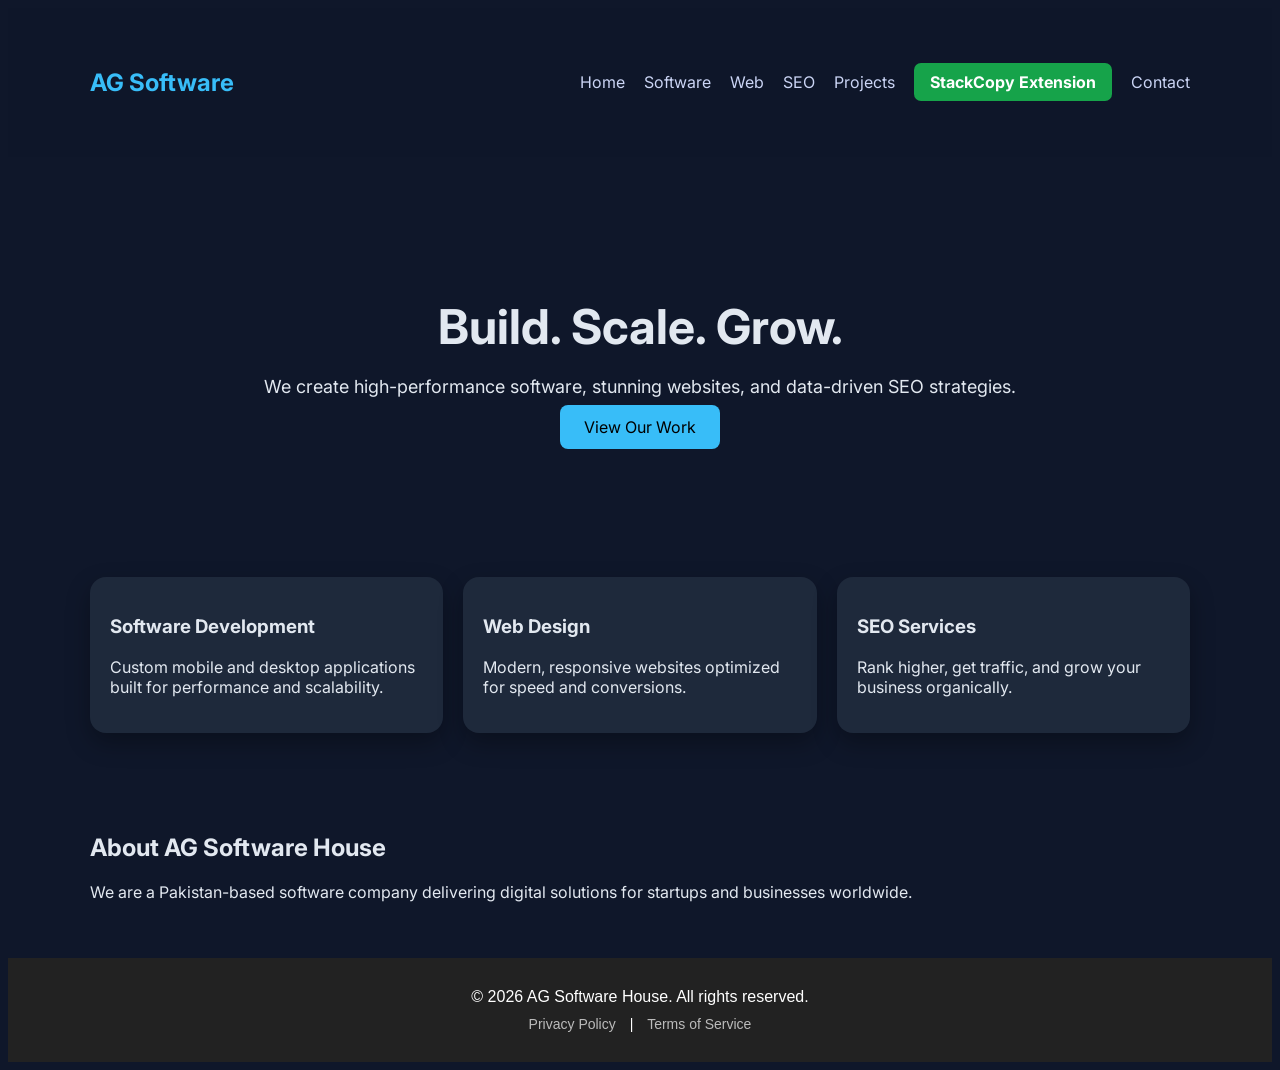
<file: index.html>
<!DOCTYPE html>

<html lang="en">
<head>
  <meta charset="UTF-8" />
  <meta name="viewport" content="width=device-width, initial-scale=1.0" />

  <title>AG Software House</title>

  <link rel="stylesheet" href="style.css" />

  <link
    href="https://fonts.googleapis.com/css2?family=Inter:wght@300;400;600;700&display=swap"
    rel="stylesheet"
  />

  <style>
    .stackcopy-nav-btn {
      background: #16a34a;
      color: #ffffff !important;
      padding: 9px 16px;
      border-radius: 7px;
      font-weight: 700;
      text-decoration: none;
      transition: all 0.2s ease;
      display: inline-block;
    }

    .stackcopy-nav-btn:hover {
      background: #15803d;
      transform: translateY(-1px);
    }
  </style>

</head>

<body>

<header class="navbar">
  <div class="container nav-flex">

<h2 class="logo">AG Software</h2>

<nav>
  <a href="index.html">Home</a>
  <a href="software.html">Software</a>
  <a href="web.html">Web</a>
  <a href="seo.html">SEO</a>
  <a href="project.html">Projects</a>

  <!-- StackCopy Product Button -->
  <a href="stackcopy.html" class="stackcopy-nav-btn">
    StackCopy Extension
  </a>

  <a href="contact.html">Contact</a>
</nav>

  </div>
</header>

<section class="hero container">
  <div>
    <h1>Build. Scale. Grow.</h1>

<p>
  We create high-performance software, stunning websites,
  and data-driven SEO strategies.
</p>

<a class="btn" href="project.html">
  View Our Work
</a>

  </div>
</section>

<section class="container grid-3">

  <div class="card">
    <h3>Software Development</h3>
    <p>
      Custom mobile and desktop applications built for
      performance and scalability.
    </p>
  </div>

  <div class="card">
    <h3>Web Design</h3>
    <p>
      Modern, responsive websites optimized for speed
      and conversions.
    </p>
  </div>

  <div class="card">
    <h3>SEO Services</h3>
    <p>
      Rank higher, get traffic, and grow your business organically.
    </p>
  </div>

</section>

<section class="container">

  <h2>About AG Software House</h2>

  <p>
    We are a Pakistan-based software company delivering
    digital solutions for startups and businesses worldwide.
  </p>

</section>

<footer
  style="
    padding: 30px 20px;
    text-align: center;
    background: #222;
    color: #fff;
    font-family: sans-serif;
  "
>

  <p style="margin: 0 0 10px 0;">
    &copy; 2026 AG Software House. All rights reserved.
  </p>

  <div style="font-size: 14px;">

<a
  href="https://sites.google.com/view/agsoftwarehouse-privacy-policy/home"
  target="_blank"
  style="color: #bbb; text-decoration: none; margin: 0 10px;"
>
  Privacy Policy
</a>

|
<a
  href="terms.html"
  style="color: #bbb; text-decoration: none; margin: 0 10px;"
>
  Terms of Service
</a>

  </div>

</footer>

</body>
</html>
</file>
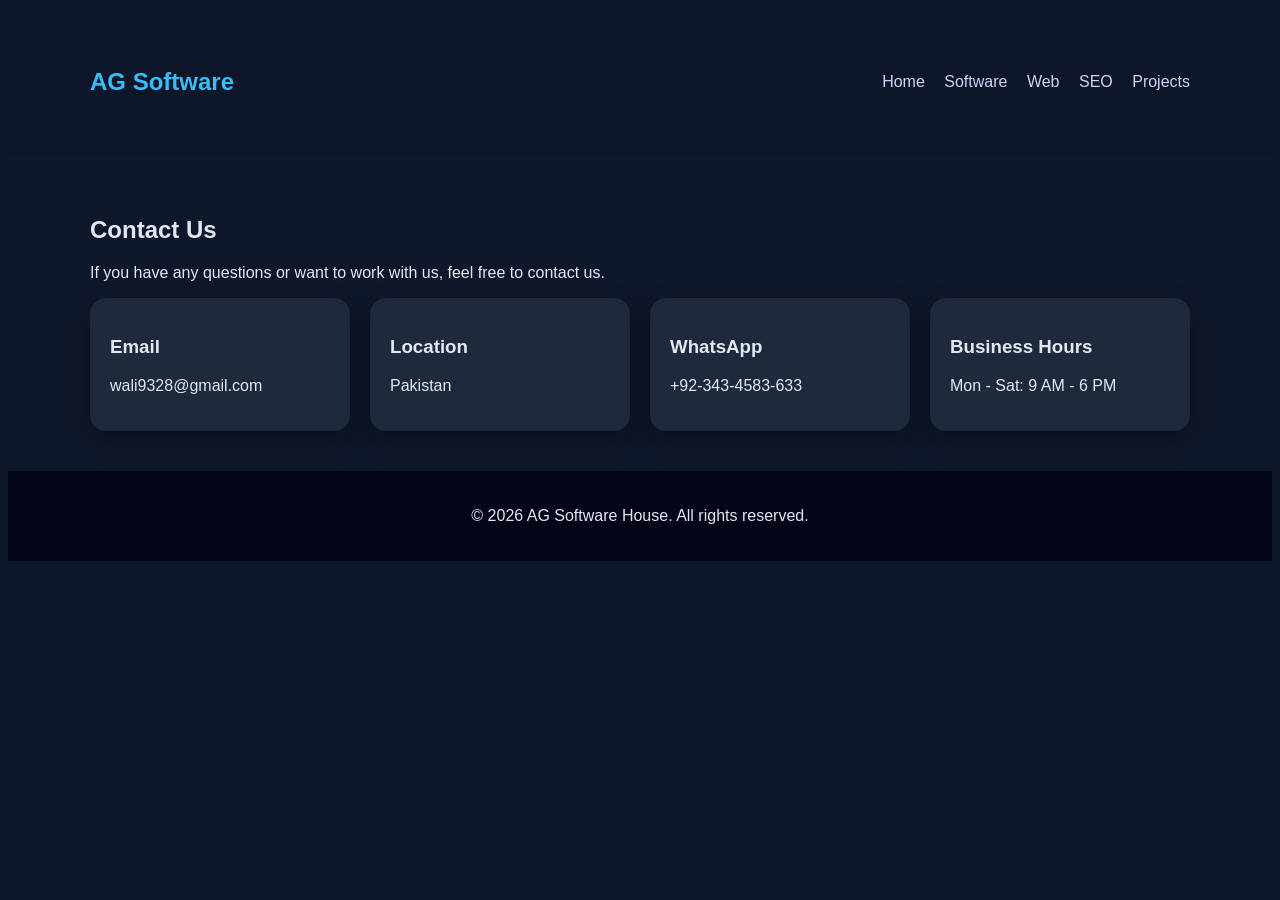
<file: contact.html>
<!DOCTYPE html>
<html lang="en">
<head>
  <meta charset="UTF-8" />
  <meta name="viewport" content="width=device-width, initial-scale=1.0"/>
  <title>Contact Us - AG Software House</title>
  <link rel="stylesheet" href="style.css"/>
</head>
<body>

<header class="navbar">
  <div class="container nav-flex">
    <h2 class="logo">AG Software</h2>
    <nav>
      <a href="index.html">Home</a>
      <a href="software.html">Software</a>
      <a href="web.html">Web</a>
      <a href="seo.html">SEO</a>
      <a href="project.html">Projects</a>
    </nav>
  </div>
</header>

<section class="container">
  <h1>Contact Us</h1>
  <p>If you have any questions or want to work with us, feel free to contact us.</p>

  <div class="grid-2">
    
    <div class="card">
      <h3>Email</h3>
      <p>wali9328@gmail.com</p>
    </div>

    <div class="card">
      <h3>Location</h3>
      <p>Pakistan</p>
    </div>

    <div class="card">
      <h3>WhatsApp</h3>
      <p>+92-343-4583-633</p>
    </div>

    <div class="card">
      <h3>Business Hours</h3>
      <p>Mon - Sat: 9 AM - 6 PM</p>
    </div>

  </div>
</section>

<footer>
  <p>© 2026 AG Software House. All rights reserved.</p>
</footer>

</body>
</html>
</file>
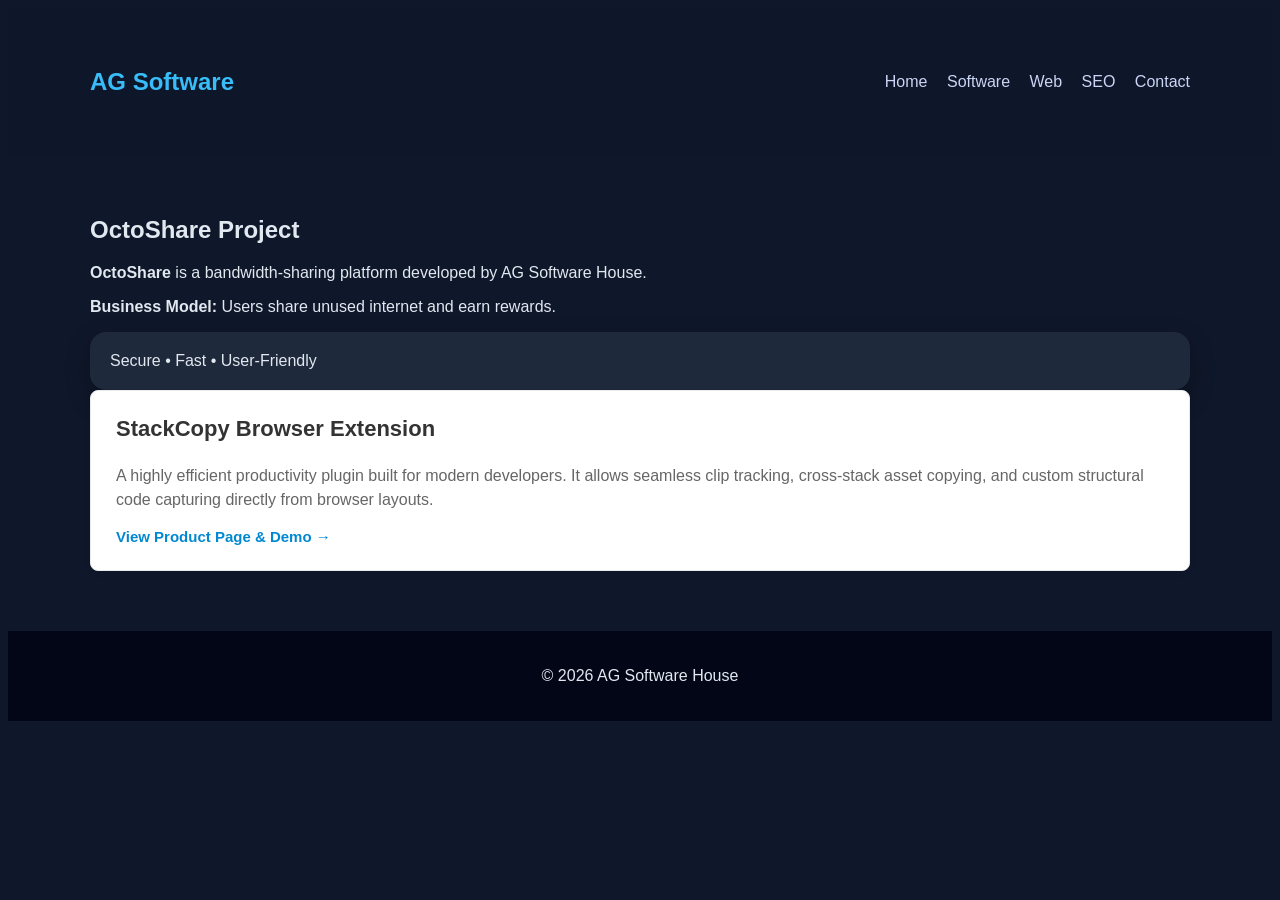
<file: project.html>
</html><!-- ===================== project.html ===================== -->
<!DOCTYPE html><html lang="en">
<head>
  <meta charset="UTF-8" />
  <meta name="viewport" content="width=device-width, initial-scale=1.0" />
  <title>Projects</title>
  <link rel="stylesheet" href="style.css" />
</head>
<body>
<header class="navbar">
  <div class="container nav-flex">
    <h2 class="logo">AG Software</h2>
    <nav>
      <a href="index.html">Home</a>
      <a href="software.html">Software</a>
      <a href="web.html">Web</a>
      <a href="seo.html">SEO</a>
      <a href="contact.html">Contact</a>
    </nav>
  </div>
</header>
<section class="container">
  <h1>OctoShare Project</h1>
  <p><strong>OctoShare</strong> is a bandwidth-sharing platform developed by AG Software House.</p>
  <p><strong>Business Model:</strong> Users share unused internet and earn rewards.</p>
  <div class="card">
    Secure • Fast • User-Friendly
  </div>
  <!-- Project Card for StackCopy -->
<div style="background: #fff; border: 1px solid #eaeaea; padding: 25px; border-radius: 8px; box-shadow: 0 2px 8px rgba(0,0,0,0.04); margin-bottom: 20px;">
    <h3 style="font-size: 22px; margin-top: 0; color: #333;">StackCopy Browser Extension</h3>
    <p style="color: #666; line-height: 1.5;">
        A highly efficient productivity plugin built for modern developers. It allows seamless clip tracking, cross-stack asset copying, and custom structural code capturing directly from browser layouts.
    </p>
    <a href="stackcopy.html" style="color: #0288d1; text-decoration: none; font-weight: bold; font-size: 15px;">
        View Product Page & Demo →
    </a>
</div>
</section>
<footer><p>© 2026 AG Software House</p></footer>
</body>
</file>
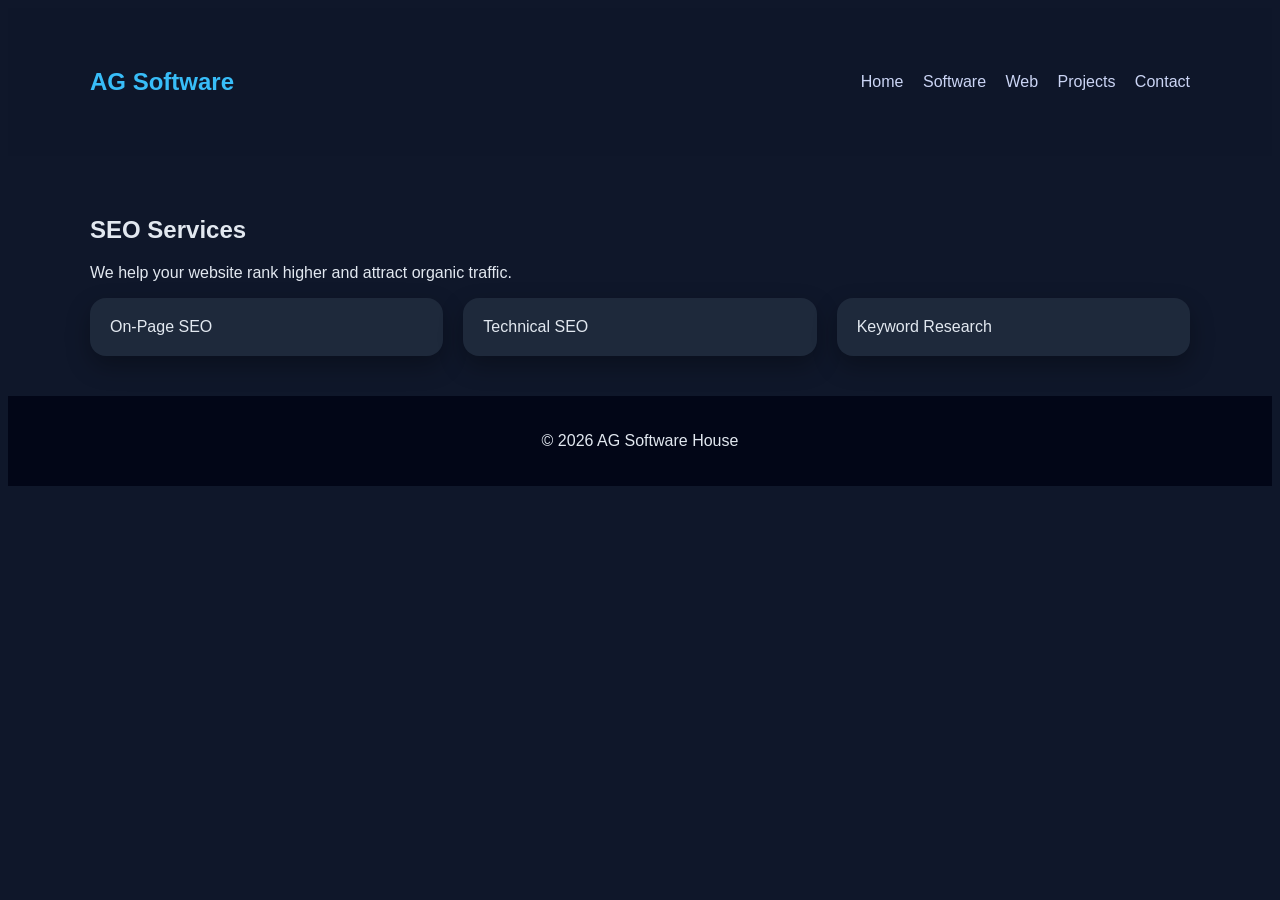
<file: seo.html>
</html><!-- ===================== seo.html ===================== --><!DOCTYPE html><html lang="en">
<head>
  <meta charset="UTF-8" />
  <meta name="viewport" content="width=device-width, initial-scale=1.0" />
  <title>SEO Services</title>
  <link rel="stylesheet" href="style.css" />
</head>
<body>
<header class="navbar">
  <div class="container nav-flex">
    <h2 class="logo">AG Software</h2>
    <nav>
      <a href="index.html">Home</a>
      <a href="software.html">Software</a>
      <a href="web.html">Web</a>
      <a href="project.html">Projects</a>
      <a href="contact.html">Contact</a>
    </nav>
  </div>
</header>
<section class="container">
  <h1>SEO Services</h1>
  <p>We help your website rank higher and attract organic traffic.</p>
  <div class="grid-2">
    <div class="card">On-Page SEO</div>
    <div class="card">Technical SEO</div>
    <div class="card">Keyword Research</div>
  </div>
</section>
<footer><p>© 2026 AG Software House</p></footer>
</body>
</file>
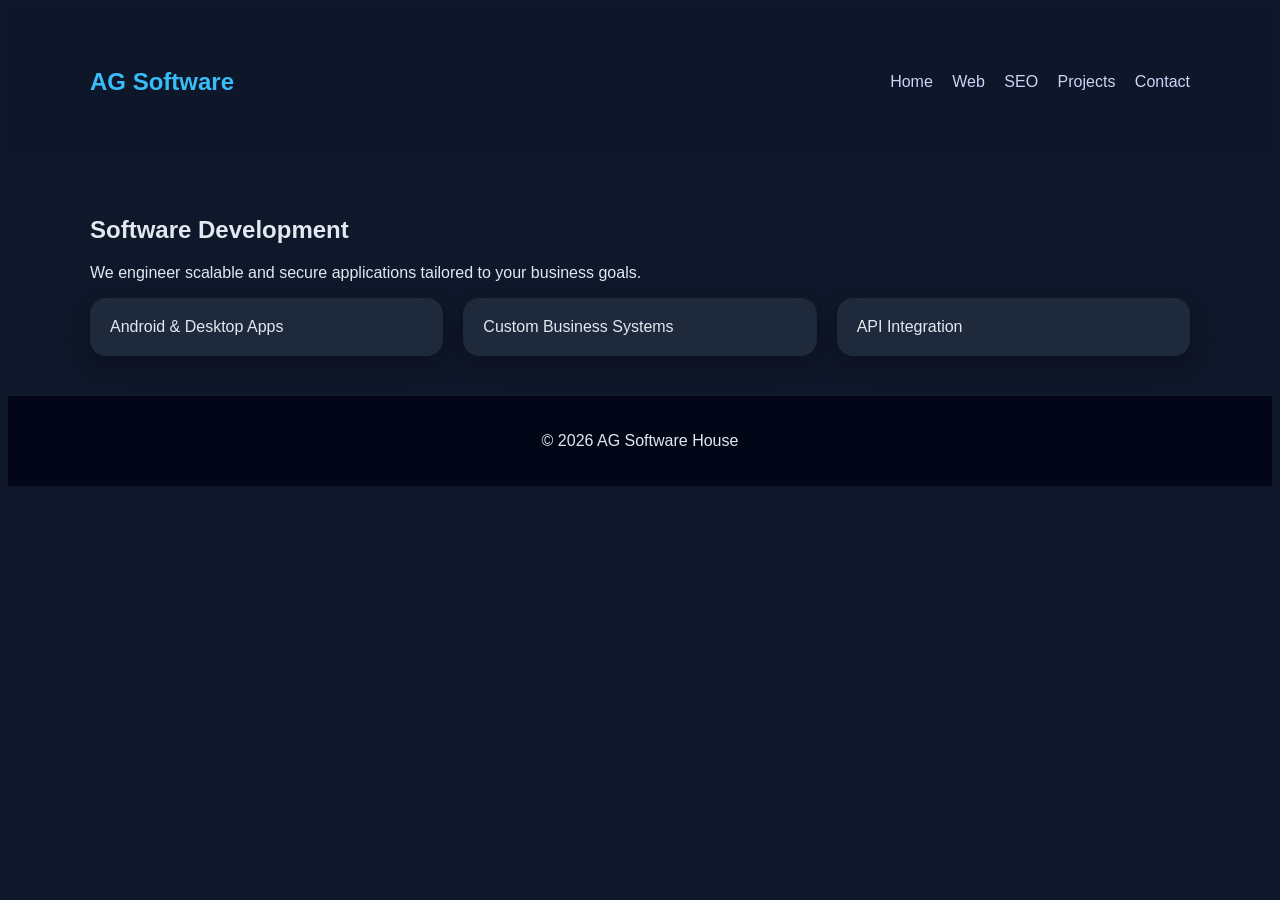
<file: software.html>
</html><!-- ===================== software.html ===================== -->
<!DOCTYPE html><html lang="en">
<head>
  <meta charset="UTF-8" />
  <meta name="viewport" content="width=device-width, initial-scale=1.0" />
  <title>Software Development</title>
  <link rel="stylesheet" href="style.css" />
</head>
<body>
<header class="navbar">
  <div class="container nav-flex">
    <h2 class="logo">AG Software</h2>
    <nav>
      <a href="index.html">Home</a>
      <a href="web.html">Web</a>
      <a href="seo.html">SEO</a>
      <a href="project.html">Projects</a>
      <a href="contact.html">Contact</a>
    </nav>
  </div>
</header>
<section class="container">
  <h1>Software Development</h1>
  <p>We engineer scalable and secure applications tailored to your business goals.</p>
  <div class="grid-2">
    <div class="card">Android & Desktop Apps</div>
    <div class="card">Custom Business Systems</div>
    <div class="card">API Integration</div>
  </div>
</section>
<footer><p>© 2026 AG Software House</p></footer>
</body>
</file>
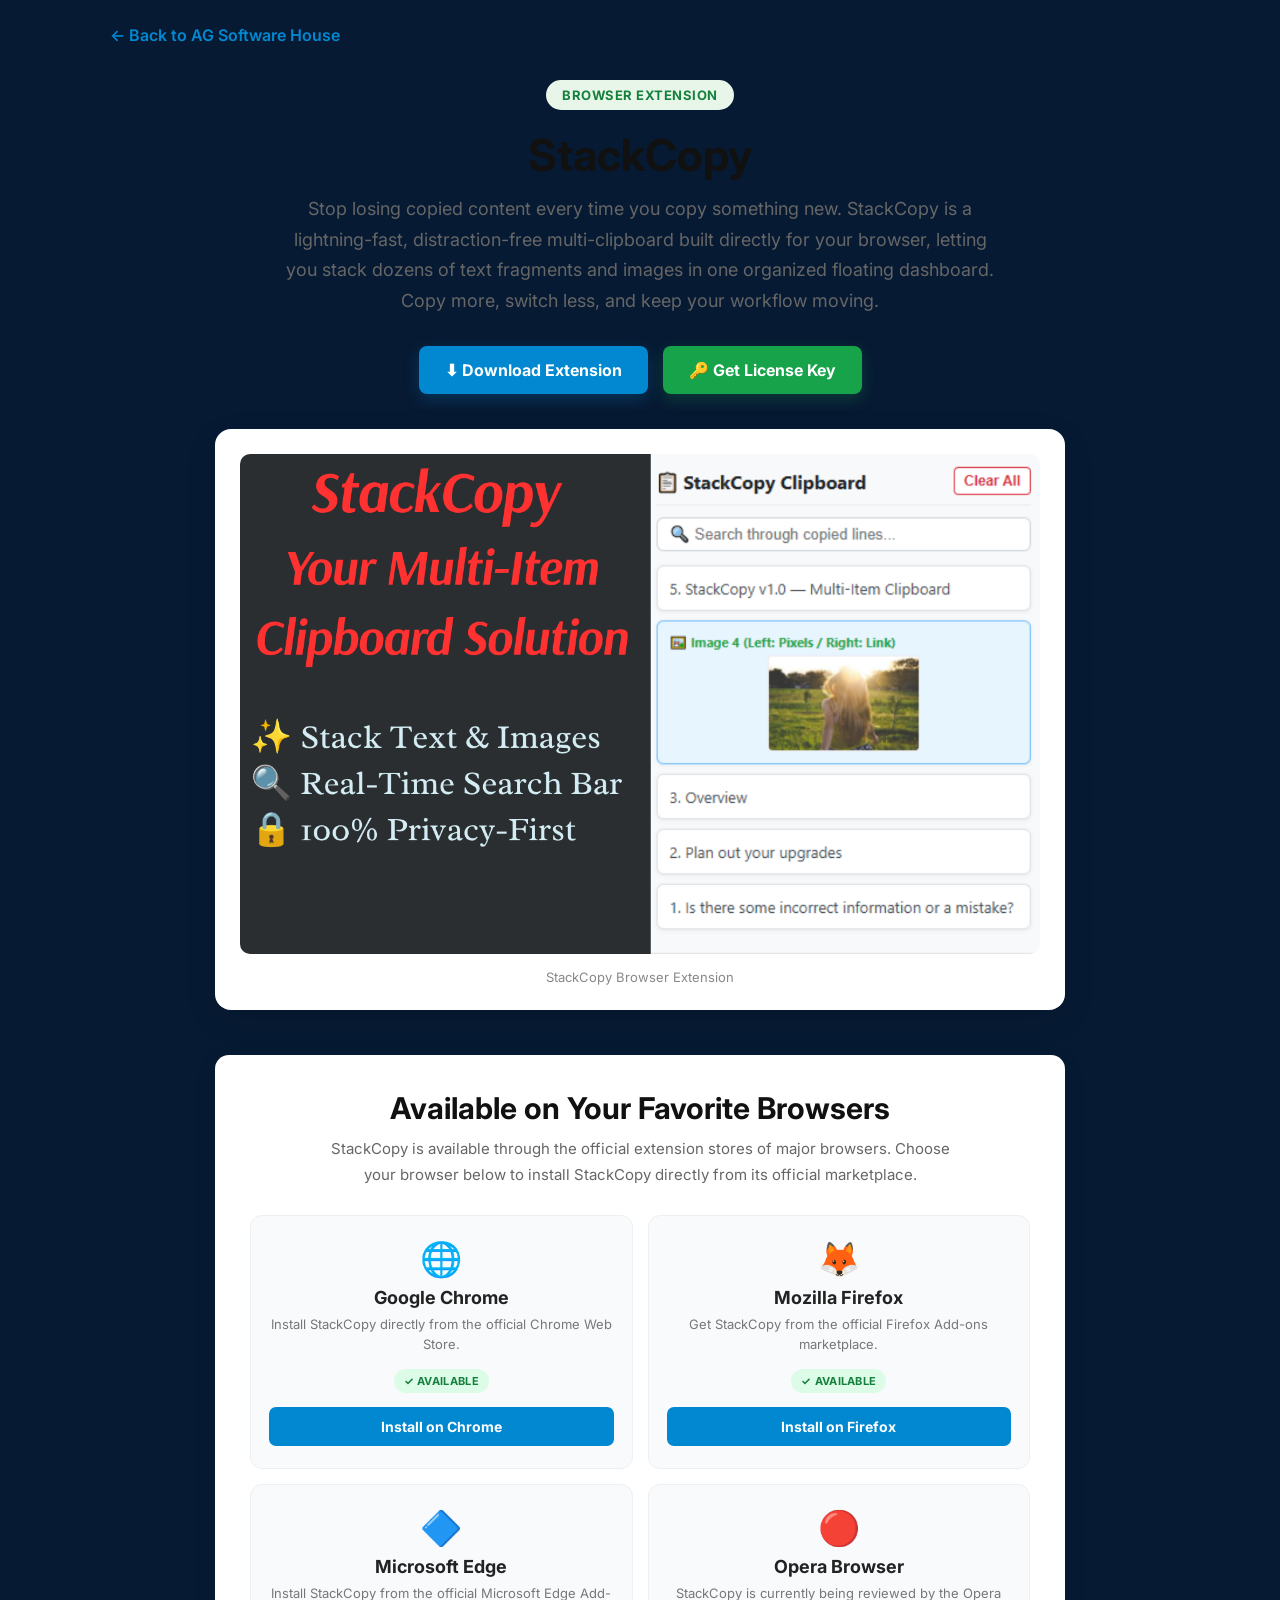
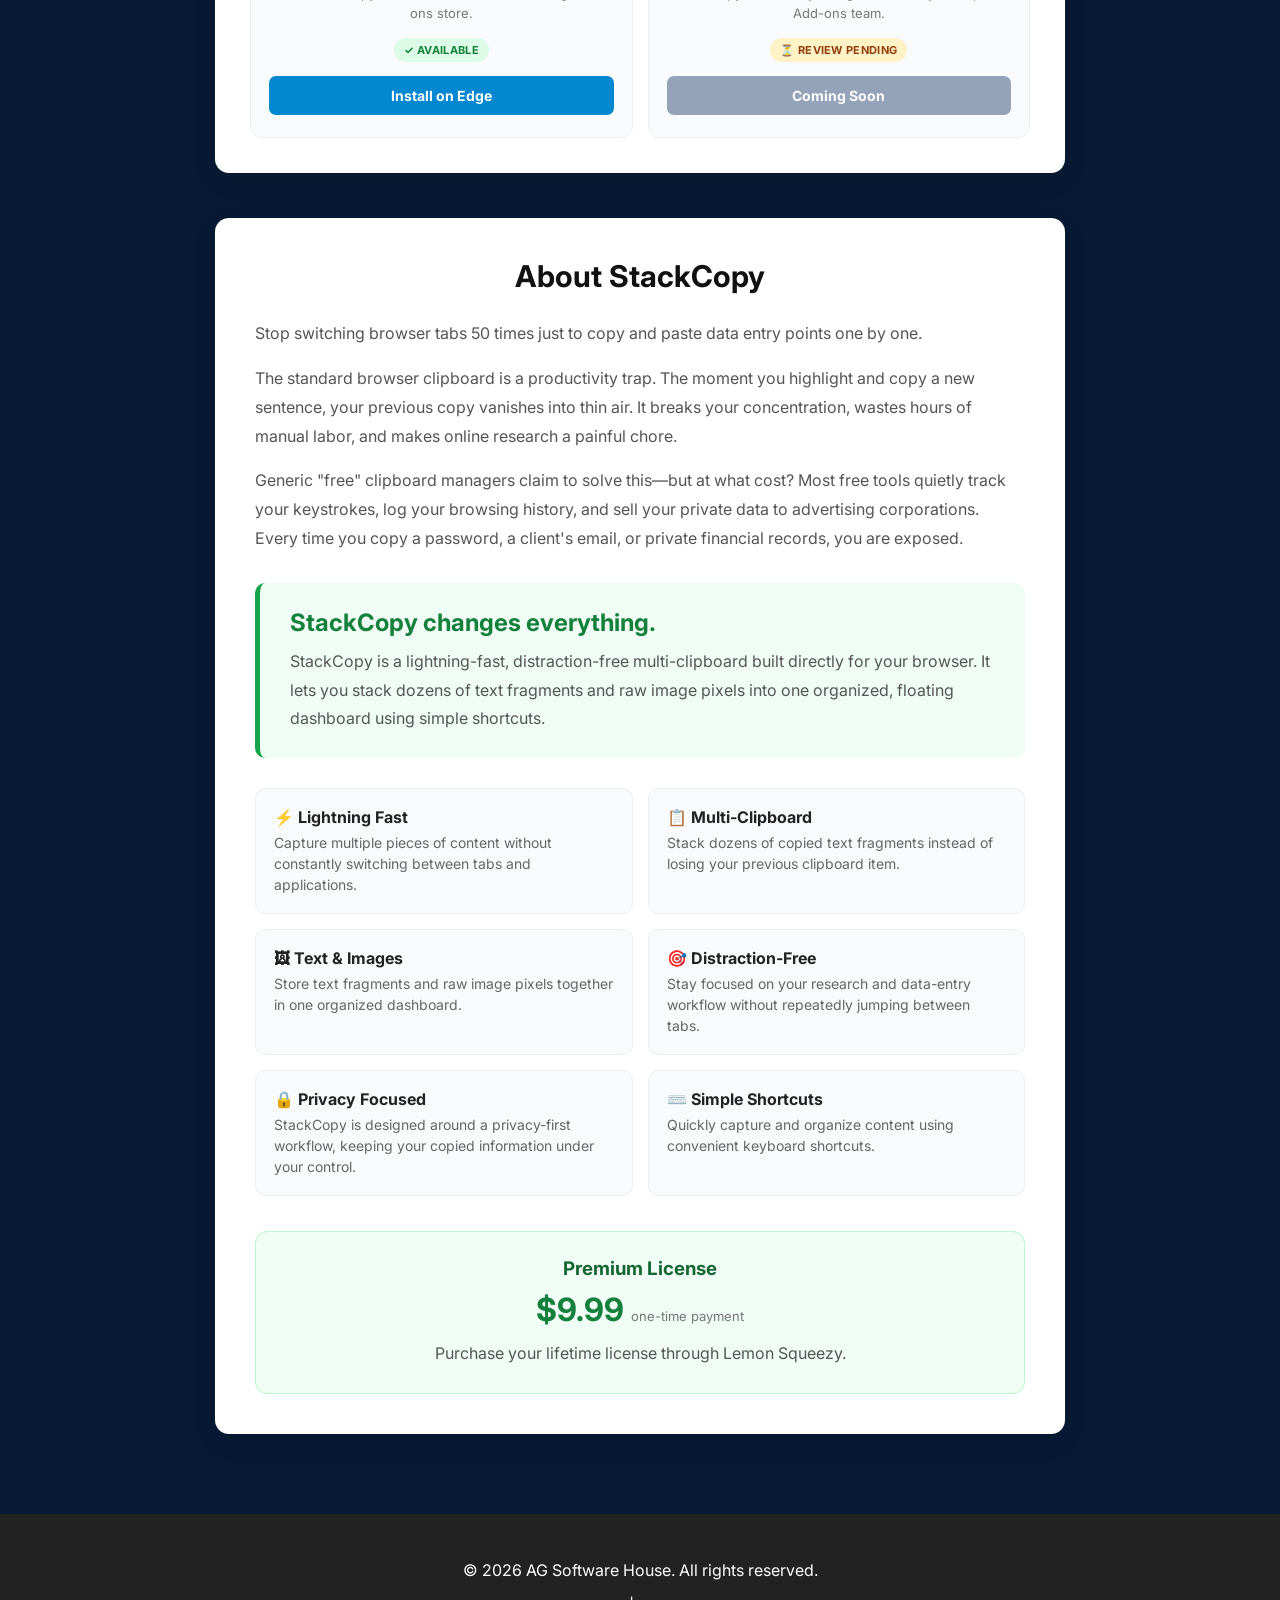
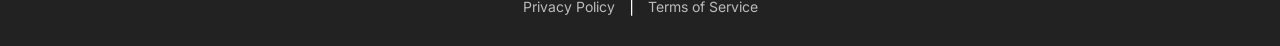
<file: stackcopy.html>
<!DOCTYPE html>

<html lang="en">

<head>

  <meta charset="UTF-8">

<meta
name="viewport"
content="width=device-width, initial-scale=1.0"

>

  <title>StackCopy Extension - AG Software House</title>

  <link
    href="https://fonts.googleapis.com/css2?family=Inter:wght@300;400;600;700&display=swap"
    rel="stylesheet"
  >

  <style>

    * {
      box-sizing: border-box;
    }

    body {
      margin: 0;
      font-family: 'Inter', sans-serif;
      background: #071a33;
      color: #ffffff;
    }

    .top-bar {
      max-width: 1100px;
      margin: 0 auto;
      padding: 25px 20px 0;
    }

    .back-link {
      color: #0288d1;
      text-decoration: none;
      font-weight: 600;
    }

    .back-link:hover {
      text-decoration: underline;
    }

    .product-container {
      max-width: 1000px;
      margin: 35px auto 80px;
      padding: 0 20px;
      text-align: center;
    }

    .badge {
      display: inline-block;
      background: #e8f5e9;
      color: #15803d;
      padding: 7px 16px;
      border-radius: 30px;
      font-size: 13px;
      font-weight: 700;
      text-transform: uppercase;
      letter-spacing: 0.5px;
    }

    h1 {
      font-size: 44px;
      margin: 18px 0 12px;
      color: #111;
    }

    .intro {
      max-width: 720px;
      margin: 0 auto;
      color: #666;
      font-size: 18px;
      line-height: 1.7;
    }

    .action-buttons {
      display: flex;
      justify-content: center;
      align-items: center;
      gap: 15px;
      flex-wrap: wrap;
      margin: 30px 0 35px;
    }

    .action-btn {
      display: inline-block;
      padding: 14px 26px;
      border-radius: 8px;
      text-decoration: none;
      font-weight: 700;
      font-size: 16px;
      transition: all 0.2s ease;
    }

    .download-btn {
      background: #0288d1;
      color: #fff;
      box-shadow: 0 5px 15px rgba(2, 136, 209, 0.25);
    }

    .download-btn:hover {
      background: #0277bd;
      transform: translateY(-2px);
    }

    .license-btn {
      background: #16a34a;
      color: #fff;
      box-shadow: 0 5px 15px rgba(22, 163, 74, 0.25);
    }

    .license-btn:hover {
      background: #15803d;
      transform: translateY(-2px);
    }

    .image-card {
      background: #fff;
      border-radius: 16px;
      padding: 25px;
      box-shadow: 0 10px 35px rgba(0, 0, 0, 0.08);
      max-width: 850px;
      margin: 0 auto 45px;
    }

    .image-card img {
      display: block;
      width: 100%;
      max-width: 800px;
      height: auto;
      margin: 0 auto;
      border-radius: 10px;
    }

    .image-caption {
      margin: 15px 0 0;
      color: #888;
      font-size: 13px;
    }

    /* ================================
       BROWSER STORE SECTION
       ================================ */

    .store-section {
      max-width: 850px;
      margin: 0 auto 45px;
      background: #fff;
      border-radius: 14px;
      padding: 35px;
      box-shadow: 0 8px 30px rgba(0, 0, 0, 0.05);
      text-align: center;
    }

    .store-section h2 {
      margin: 0 0 10px;
      color: #111;
      font-size: 30px;
    }

    .store-intro {
      margin: 0 auto 28px;
      max-width: 650px;
      color: #666;
      line-height: 1.7;
      font-size: 15px;
    }

    .store-grid {
      display: grid;
      grid-template-columns: repeat(2, 1fr);
      gap: 15px;
    }

    .store-card {
      background: #f8fafc;
      border: 1px solid #edf0f2;
      border-radius: 12px;
      padding: 22px 18px;
      text-align: center;
      transition: all 0.2s ease;
    }

    .store-card:hover {
      transform: translateY(-3px);
      box-shadow: 0 8px 20px rgba(0, 0, 0, 0.08);
    }

    .store-icon {
      font-size: 34px;
      margin-bottom: 8px;
    }

    .store-card h3 {
      margin: 5px 0 7px;
      color: #222;
      font-size: 18px;
    }

    .store-card p {
      margin: 0 0 15px;
      color: #777;
      font-size: 13px;
      line-height: 1.5;
    }

    .store-status {
      display: inline-block;
      padding: 5px 10px;
      border-radius: 20px;
      font-size: 11px;
      font-weight: 700;
      text-transform: uppercase;
      letter-spacing: 0.3px;
      margin-bottom: 14px;
    }

    .available {
      background: #dcfce7;
      color: #15803d;
    }

    .pending {
      background: #fef3c7;
      color: #92400e;
    }

    .store-btn {
      display: inline-block;
      width: 100%;
      padding: 11px 15px;
      border-radius: 7px;
      background: #0288d1;
      color: #fff;
      text-decoration: none;
      font-size: 14px;
      font-weight: 700;
      transition: all 0.2s ease;
    }

    .store-btn:hover {
      background: #0277bd;
      transform: translateY(-1px);
    }

    .store-btn.pending-btn {
      background: #94a3b8;
      cursor: default;
    }

    .store-btn.pending-btn:hover {
      background: #94a3b8;
      transform: none;
    }

    .details {
      background: #fff;
      border-radius: 14px;
      padding: 40px;
      text-align: left;
      box-shadow: 0 8px 30px rgba(0, 0, 0, 0.05);
      max-width: 850px;
      margin: 0 auto;
    }

    .details h2 {
      text-align: center;
      font-size: 30px;
      margin-top: 0;
      color: #111;
    }

    .details p {
      color: #555;
      line-height: 1.8;
      font-size: 16px;
    }

    .features {
      display: grid;
      grid-template-columns: repeat(2, 1fr);
      gap: 15px;
      margin-top: 30px;
    }

    .feature {
      background: #f8fafc;
      padding: 18px;
      border-radius: 10px;
      border: 1px solid #edf0f2;
    }

    .feature strong {
      display: block;
      color: #222;
      margin-bottom: 5px;
    }

    .feature span {
      color: #666;
      font-size: 14px;
      line-height: 1.5;
    }

    .pricing {
      margin-top: 35px;
      padding: 25px;
      background: #f0fdf4;
      border: 1px solid #bbf7d0;
      border-radius: 12px;
      text-align: center;
    }

    .pricing h3 {
      margin: 0 0 8px;
      color: #166534;
    }

    .price {
      font-size: 32px;
      font-weight: 700;
      color: #15803d;
      margin: 10px 0;
    }

    .price small {
      font-size: 13px;
      font-weight: 400;
      color: #777;
    }

    .license-note {
      font-size: 13px;
      color: #777;
      margin: 8px 0 0;
    }

    footer {
      margin-top: 80px;
      padding: 30px 20px;
      text-align: center;
      background: #222;
      color: #fff;
    }

    footer a {
      color: #bbb;
      text-decoration: none;
      margin: 0 10px;
      font-size: 14px;
    }

    footer a:hover {
      color: #fff;
    }

    .stackcopy-highlight {
      margin: 30px 0;
      padding: 25px 30px;
      background: #f0fdf4;
      border-left: 5px solid #16a34a;
      border-radius: 10px;
    }

    .stackcopy-highlight h3 {
      margin: 0 0 10px;
      color: #15803d;
      font-size: 24px;
    }

    .stackcopy-highlight p {
      margin: 0;
    }

    @media (max-width: 700px) {

      h1 {
        font-size: 34px;
      }

      .intro {
        font-size: 16px;
      }

      .features {
        grid-template-columns: 1fr;
      }

      .store-grid {
        grid-template-columns: 1fr;
      }

      .details {
        padding: 25px;
      }

      .store-section {
        padding: 25px 18px;
      }

      .image-card {
        padding: 12px;
      }

      .action-buttons {
        flex-direction: column;
      }

      .action-btn {
        width: 100%;
        max-width: 320px;
      }

    }

  </style>

</head>

<body>

<!-- TOP NAVIGATION -->

<div class="top-bar">

<a
href="index.html"
class="back-link"

>

← Back to AG Software House

  </a>

</div>

<!-- PRODUCT CONTENT -->

<main class="product-container">

  <span class="badge">
    Browser Extension
  </span>

  <h1>
    StackCopy
  </h1>

  <p class="intro">
    Stop losing copied content every time you copy something new.
    StackCopy is a lightning-fast, distraction-free multi-clipboard
    built directly for your browser, letting you stack dozens
    of text fragments and images in one organized floating dashboard.
    Copy more, switch less, and keep your workflow moving.
  </p>

  <!-- ACTION BUTTONS -->

  <div class="action-buttons">

<!-- GitHub ZIP Download -->

<a
  href="StackCopy-1.3.0.zip"
  class="action-btn download-btn"
  download
>
  ⬇ Download Extension
</a>

<!-- Lemon Squeezy License -->

<a
  href="https://agsoftwarehouse.lemonsqueezy.com/checkout/buy/e4834700-1cfd-451e-9863-815d80c88aeb"
  target="_blank"
  rel="noopener noreferrer"
  class="action-btn license-btn"
>
  🔑 Get License Key
</a>

  </div>

  <!-- PRODUCT IMAGE -->

  <div class="image-card">


<img
  src="StackCopy The Multi-Item Clipboard.png"
  alt="StackCopy Browser Extension"
>

<p class="image-caption">
  StackCopy Browser Extension
</p>


  </div>

 <!-- BROWSER STORE SECTION -->

<section class="store-section">

  <h2>
    Available on Your Favorite Browsers
  </h2>

  <p class="store-intro">
    StackCopy is available through the official extension stores
    of major browsers. Choose your browser below to install
    StackCopy directly from its official marketplace.
  </p>

  <div class="store-grid">

<!-- GOOGLE CHROME -->

<div class="store-card">

  <div class="store-icon">🌐</div>

  <h3>
    Google Chrome
  </h3>

  <p>
    Install StackCopy directly from the official
    Chrome Web Store.
  </p>

  <span class="store-status available">
    ✓ Available
  </span>

  <a
    href="https://chromewebstore.google.com/detail/stackcopy-multi-item-clip/nfgbemikhhoojdkhpdaohnhblokbnlgk?authuser=0&hl=en"
    target="_blank"
    rel="noopener noreferrer"
    class="store-btn"
  >
    Install on Chrome
  </a>

</div>


<!-- MOZILLA FIREFOX -->

<div class="store-card">

  <div class="store-icon">🦊</div>

  <h3>
    Mozilla Firefox
  </h3>

  <p>
    Get StackCopy from the official Firefox
    Add-ons marketplace.
  </p>

  <span class="store-status available">
    ✓ Available
  </span>

  <a
    href="https://addons.mozilla.org/en-US/firefox/addon/stackcopy-multi-item-clipboard/"
    target="_blank"
    rel="noopener noreferrer"
    class="store-btn"
  >
    Install on Firefox
  </a>

</div>


<!-- MICROSOFT EDGE -->

<div class="store-card">

  <div class="store-icon">🔷</div>

  <h3>
    Microsoft Edge
  </h3>

  <p>
    Install StackCopy from the official Microsoft
    Edge Add-ons store.
  </p>

  <span class="store-status available">
    ✓ Available
  </span>

  <a
    href="https://microsoftedge.microsoft.com/addons/detail/stackcopy-multiitem-cl/cnonbpajkonppgaigbaefimoenabkcdj"
    target="_blank"
    rel="noopener noreferrer"
    class="store-btn"
  >
    Install on Edge
  </a>

</div>


<!-- OPERA -->

<div class="store-card">

  <div class="store-icon">🔴</div>

  <h3>
    Opera Browser
  </h3>

  <p>
    StackCopy is currently being reviewed by the
    Opera Add-ons team.
  </p>

  <span class="store-status pending">
    ⏳ Review Pending
  </span>

  <a
    href="#"
    class="store-btn pending-btn"
    onclick="return false;"
  >
    Coming Soon
  </a>

</div>

  </div>

</section>

  <!-- PRODUCT DETAILS -->

  <section class="details">

<h2>
  About StackCopy
</h2>

<p>
  Stop switching browser tabs 50 times just to copy and paste
  data entry points one by one.
</p>

<p>
  The standard browser clipboard is a productivity trap. The
  moment you highlight and copy a new sentence, your previous
  copy vanishes into thin air. It breaks your concentration,
  wastes hours of manual labor, and makes online research a
  painful chore.
</p>

<p>
  Generic "free" clipboard managers claim to solve this—but
  at what cost? Most free tools quietly track your keystrokes,
  log your browsing history, and sell your private data to
  advertising corporations. Every time you copy a password,
  a client's email, or private financial records, you are exposed.
</p>

<div class="stackcopy-highlight">

  <h3>
    StackCopy changes everything.
  </h3>

  <p>
    StackCopy is a lightning-fast, distraction-free
    multi-clipboard built directly for your browser. It lets
    you stack dozens of text fragments and raw image pixels
    into one organized, floating dashboard using simple
    shortcuts.
  </p>

</div>

<div class="features">

  <div class="feature">
    <strong>⚡ Lightning Fast</strong>
    <span>
      Capture multiple pieces of content without constantly
      switching between tabs and applications.
    </span>
  </div>

  <div class="feature">
    <strong>📋 Multi-Clipboard</strong>
    <span>
      Stack dozens of copied text fragments instead of losing
      your previous clipboard item.
    </span>
  </div>

  <div class="feature">
    <strong>🖼 Text & Images</strong>
    <span>
      Store text fragments and raw image pixels together in
      one organized dashboard.
    </span>
  </div>

  <div class="feature">
    <strong>🎯 Distraction-Free</strong>
    <span>
      Stay focused on your research and data-entry workflow
      without repeatedly jumping between tabs.
    </span>
  </div>

  <div class="feature">
    <strong>🔒 Privacy Focused</strong>
    <span>
      StackCopy is designed around a privacy-first workflow,
      keeping your copied information under your control.
    </span>
  </div>

  <div class="feature">
    <strong>⌨️ Simple Shortcuts</strong>
    <span>
      Quickly capture and organize content using convenient
      keyboard shortcuts.
    </span>
  </div>

</div>

<div class="pricing">

  <h3>
    Premium License
  </h3>

  <div class="price">
    $9.99
    <small>one-time payment</small>
  </div>

  <p class="license-note">
    Purchase your lifetime license through Lemon Squeezy.
  </p>

</div>

  </section>

</main>

<!-- FOOTER -->

<footer>

  <p>
    &copy; 2026 AG Software House. All rights reserved.
  </p>

  <div>

<a
  href="https://sites.google.com/view/agsoftwarehouse-privacy-policy/home"
  target="_blank"
  rel="noopener noreferrer"
>
  Privacy Policy
</a>

|

<a href="terms.html">
  Terms of Service
</a>

  </div>

</footer>

</body>

</html>
</file>
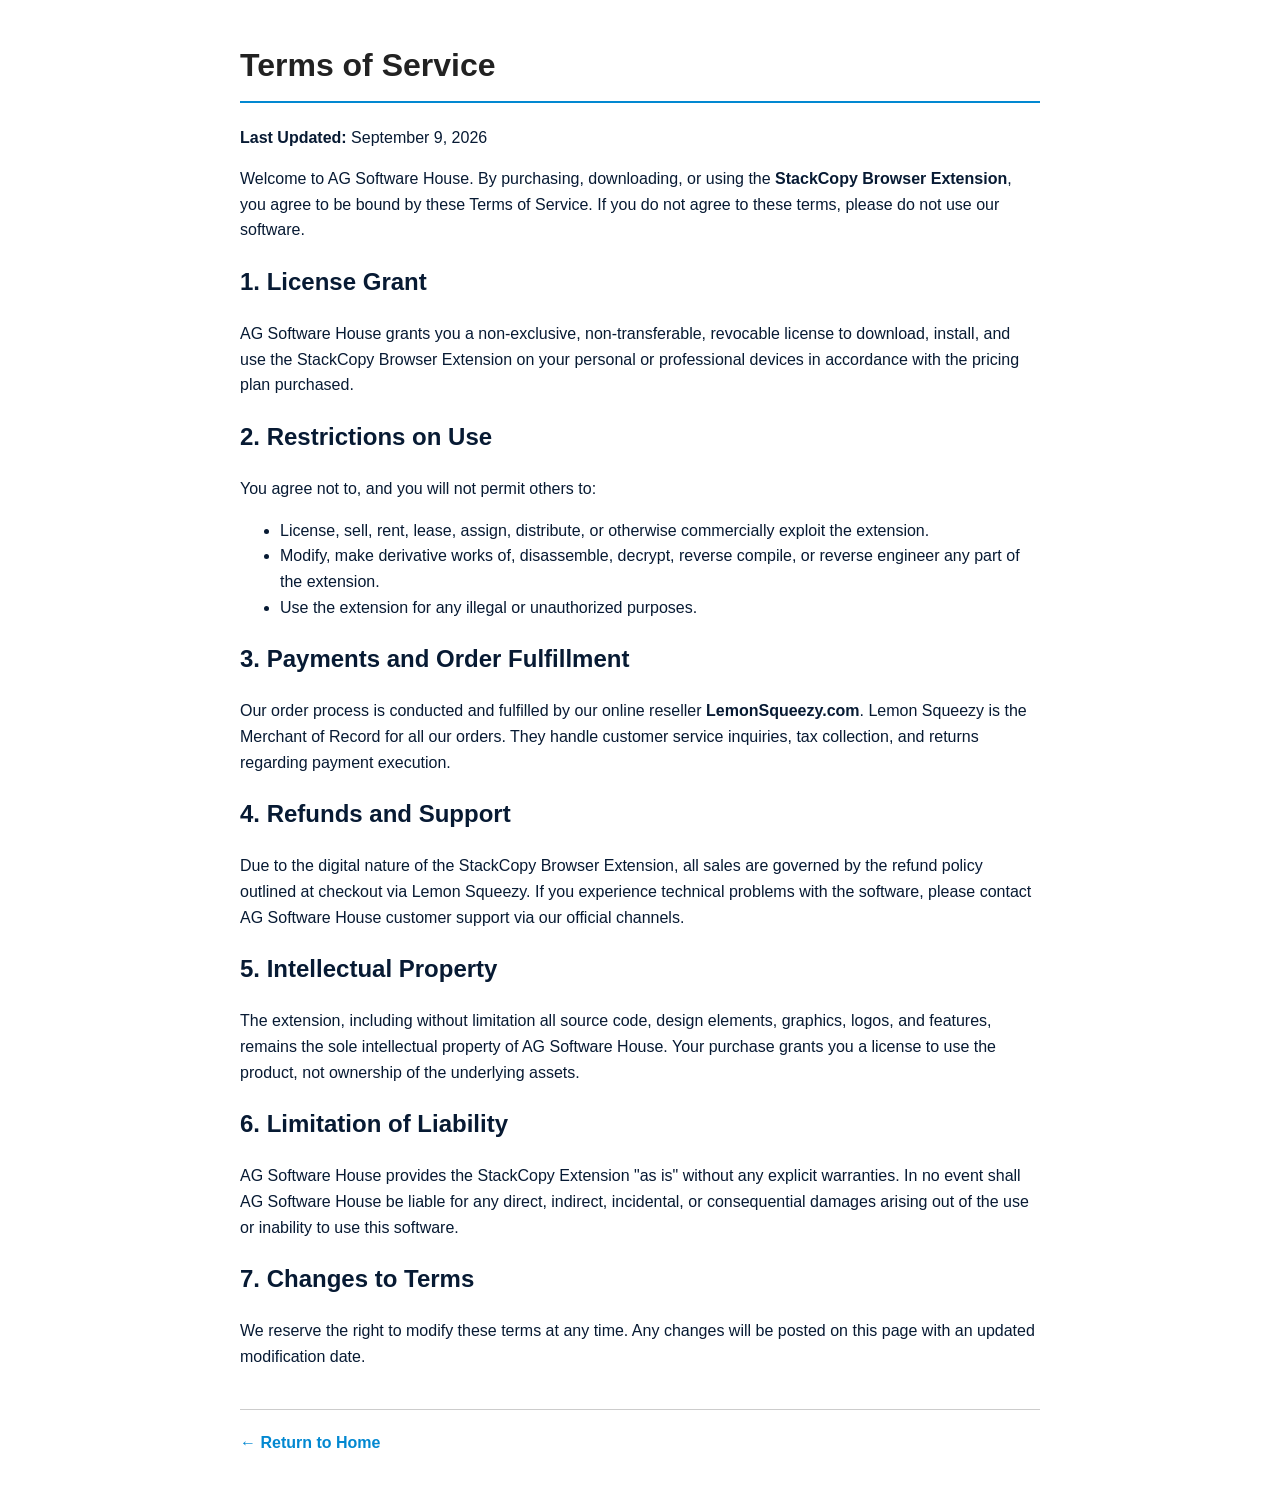
<file: terms.html>
<!DOCTYPE html>
<html lang="en">
<head>
    <meta charset="UTF-8">
    <meta name="viewport" content="width=device-width, initial-scale=1.0">
    <title>Terms of Service - AG Software House</title>
</head>
<body style="font-family: sans-serif; max-width: 800px; margin: 40px auto; padding: 0 20px; line-height: 1.6; color: #071a33;">

    <h1 style="border-bottom: 2px solid #0288d1; padding-bottom: 10px; color: #222;">Terms of Service</h1>
    <p><strong>Last Updated:</strong> September 9, 2026</p>

    <p>Welcome to AG Software House. By purchasing, downloading, or using the <strong>StackCopy Browser Extension</strong>, you agree to be bound by these Terms of Service. If you do not agree to these terms, please do not use our software.</p>

    <h2>1. License Grant</h2>
    <p>AG Software House grants you a non-exclusive, non-transferable, revocable license to download, install, and use the StackCopy Browser Extension on your personal or professional devices in accordance with the pricing plan purchased.</p>

    <h2>2. Restrictions on Use</h2>
    <p>You agree not to, and you will not permit others to:</p>
    <ul>
        <li>License, sell, rent, lease, assign, distribute, or otherwise commercially exploit the extension.</li>
        <li>Modify, make derivative works of, disassemble, decrypt, reverse compile, or reverse engineer any part of the extension.</li>
        <li>Use the extension for any illegal or unauthorized purposes.</li>
    </ul>

    <h2>3. Payments and Order Fulfillment</h2>
    <p>Our order process is conducted and fulfilled by our online reseller <strong>LemonSqueezy.com</strong>. Lemon Squeezy is the Merchant of Record for all our orders. They handle customer service inquiries, tax collection, and returns regarding payment execution.</p>

    <h2>4. Refunds and Support</h2>
    <p>Due to the digital nature of the StackCopy Browser Extension, all sales are governed by the refund policy outlined at checkout via Lemon Squeezy. If you experience technical problems with the software, please contact AG Software House customer support via our official channels.</p>

    <h2>5. Intellectual Property</h2>
    <p>The extension, including without limitation all source code, design elements, graphics, logos, and features, remains the sole intellectual property of AG Software House. Your purchase grants you a license to use the product, not ownership of the underlying assets.</p>

    <h2>6. Limitation of Liability</h2>
    <p>AG Software House provides the StackCopy Extension "as is" without any explicit warranties. In no event shall AG Software House be liable for any direct, indirect, incidental, or consequential damages arising out of the use or inability to use this software.</p>

    <h2>7. Changes to Terms</h2>
    <p>We reserve the right to modify these terms at any time. Any changes will be posted on this page with an updated modification date.</p>

    <div style="margin-top: 40px; border-top: 1px solid #ccc; padding-top: 20px;">
        <a href="index.html" style="color: #0288d1; text-decoration: none; font-weight: bold;">← Return to Home</a>
    </div>

</body>
</html>
</file>
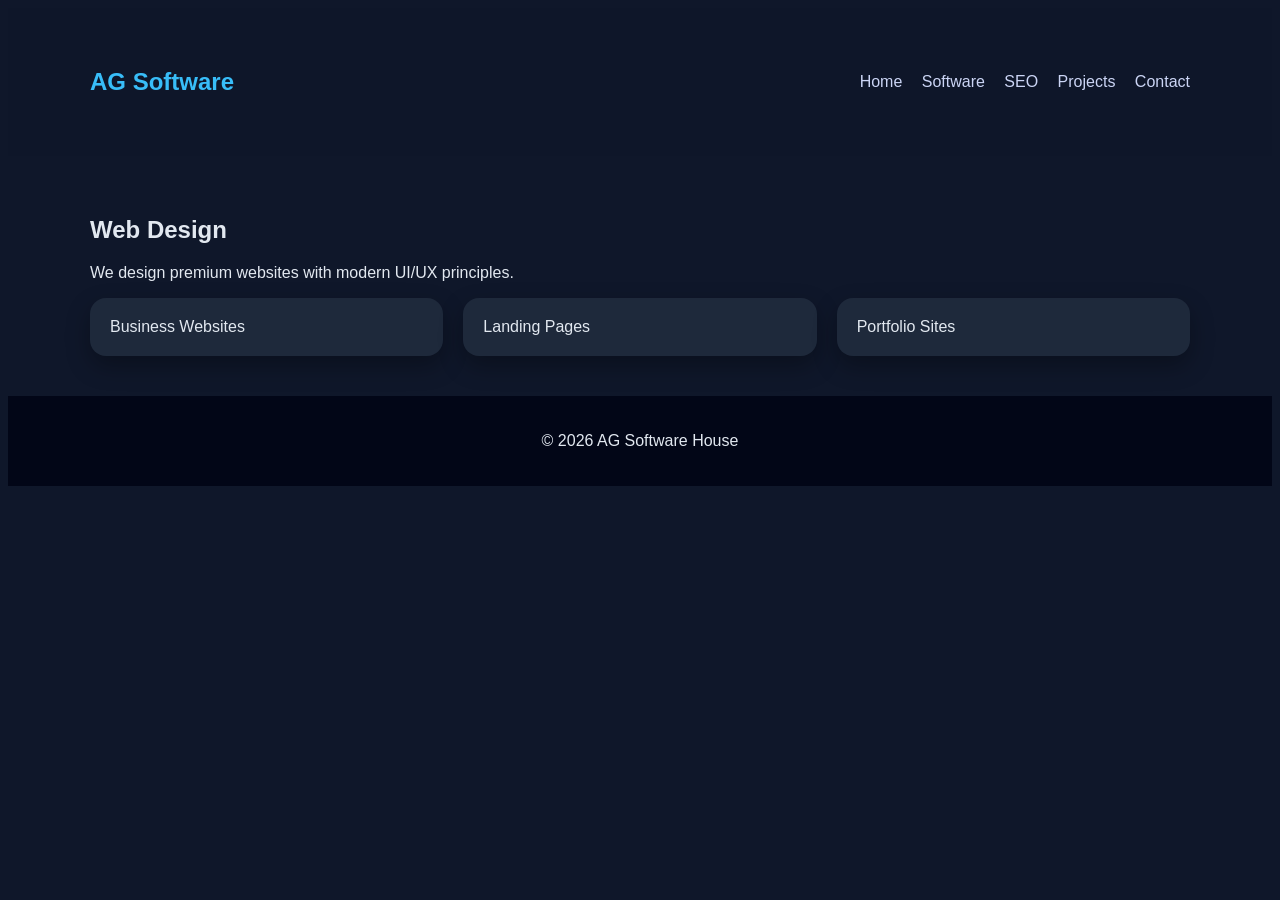
<file: web.html>
</html><!-- ===================== web.html ===================== -->
<!DOCTYPE html><html lang="en">
<head>
  <meta charset="UTF-8" />
  <meta name="viewport" content="width=device-width, initial-scale=1.0" />
  <title>Web Design</title>
  <link rel="stylesheet" href="style.css" />
</head>
<body>
<header class="navbar">
  <div class="container nav-flex">
    <h2 class="logo">AG Software</h2>
    <nav>
      <a href="index.html">Home</a>
      <a href="software.html">Software</a>
      <a href="seo.html">SEO</a>
      <a href="project.html">Projects</a>
      <a href="contact.html">Contact</a>
    </nav>
  </div>
</header>
<section class="container">
  <h1>Web Design</h1>
  <p>We design premium websites with modern UI/UX principles.</p>
  <div class="grid-2">
    <div class="card">Business Websites</div>
    <div class="card">Landing Pages</div>
    <div class="card">Portfolio Sites</div>
  </div>
</section>
<footer><p>© 2026 AG Software House</p></footer>
</body>
</file>
<file: style.css>
</html><!-- ===================== style.css ===================== -->
{ box-sizing: border-box; margin: 0; padding: 0; }
body { font-family: 'Inter', sans-serif; background: #0f172a; color: #e2e8f0; }
.container { max-width: 1100px; margin: auto; padding: 40px 20px; }
.navbar { background: rgba(15,23,42,0.9); backdrop-filter: blur(10px); }
.nav-flex { display: flex; justify-content: space-between; align-items: center; }
nav a { color: #cbd5f5; margin-left: 15px; text-decoration: none; } 
nav a:hover { color: white; } .logo { color: #38bdf8; } 
.hero { text-align: center; padding: 100px 20px; } 
.hero h1 { font-size: 48px; margin-bottom: 20px; }
.hero p { font-size: 18px; margin-bottom: 20px; } 
.btn { background: #38bdf8; padding: 12px 24px; color: black; text-decoration: none; border-radius: 8px; } 
.grid-3 { display: grid; grid-template-columns: repeat(auto-fit, minmax(250px,1fr)); gap: 20px; }
.grid-2 { display: grid; grid-template-columns: repeat(auto-fit, minmax(200px,1fr)); gap: 20px; } 
.card { background: #1e293b; padding: 20px; border-radius: 16px; box-shadow: 0 10px 25px rgba(0,0,0,0.3); }
footer { text-align: center; padding: 20px; background: #020617; }
</file>
